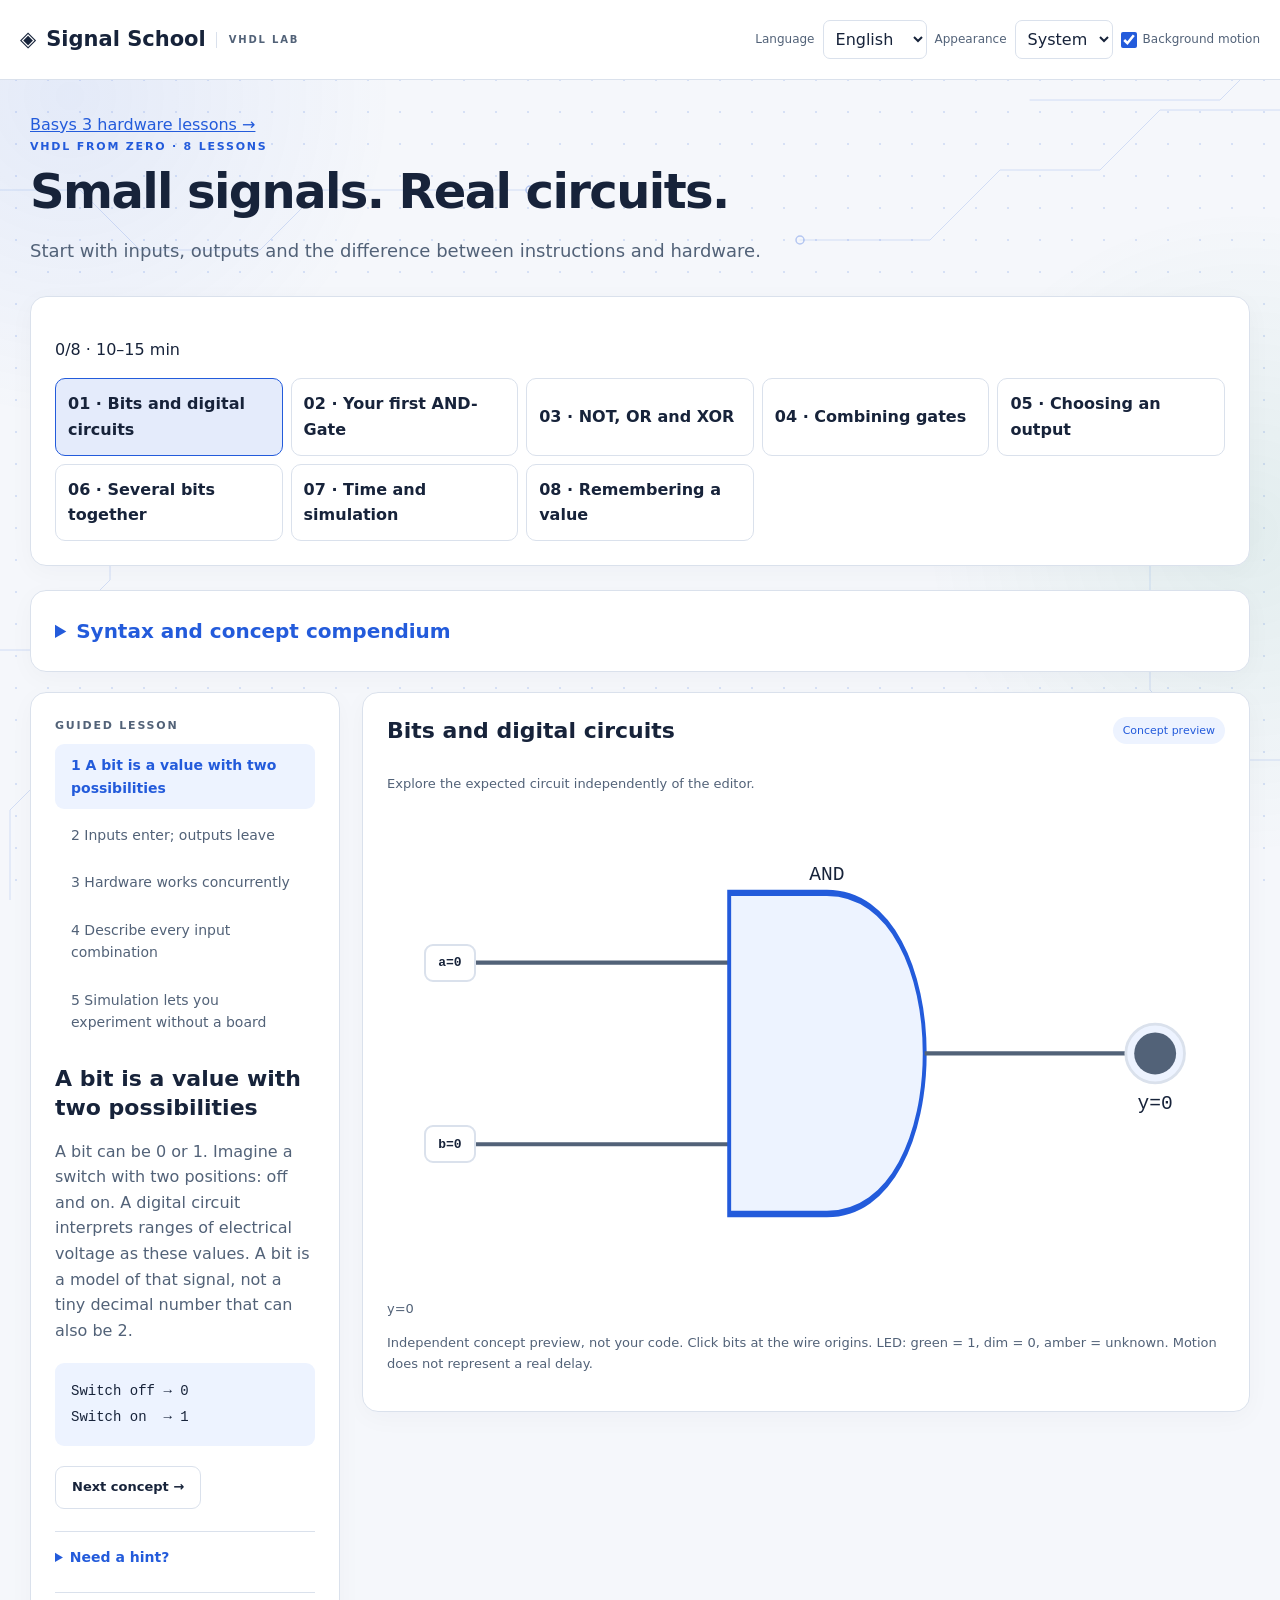
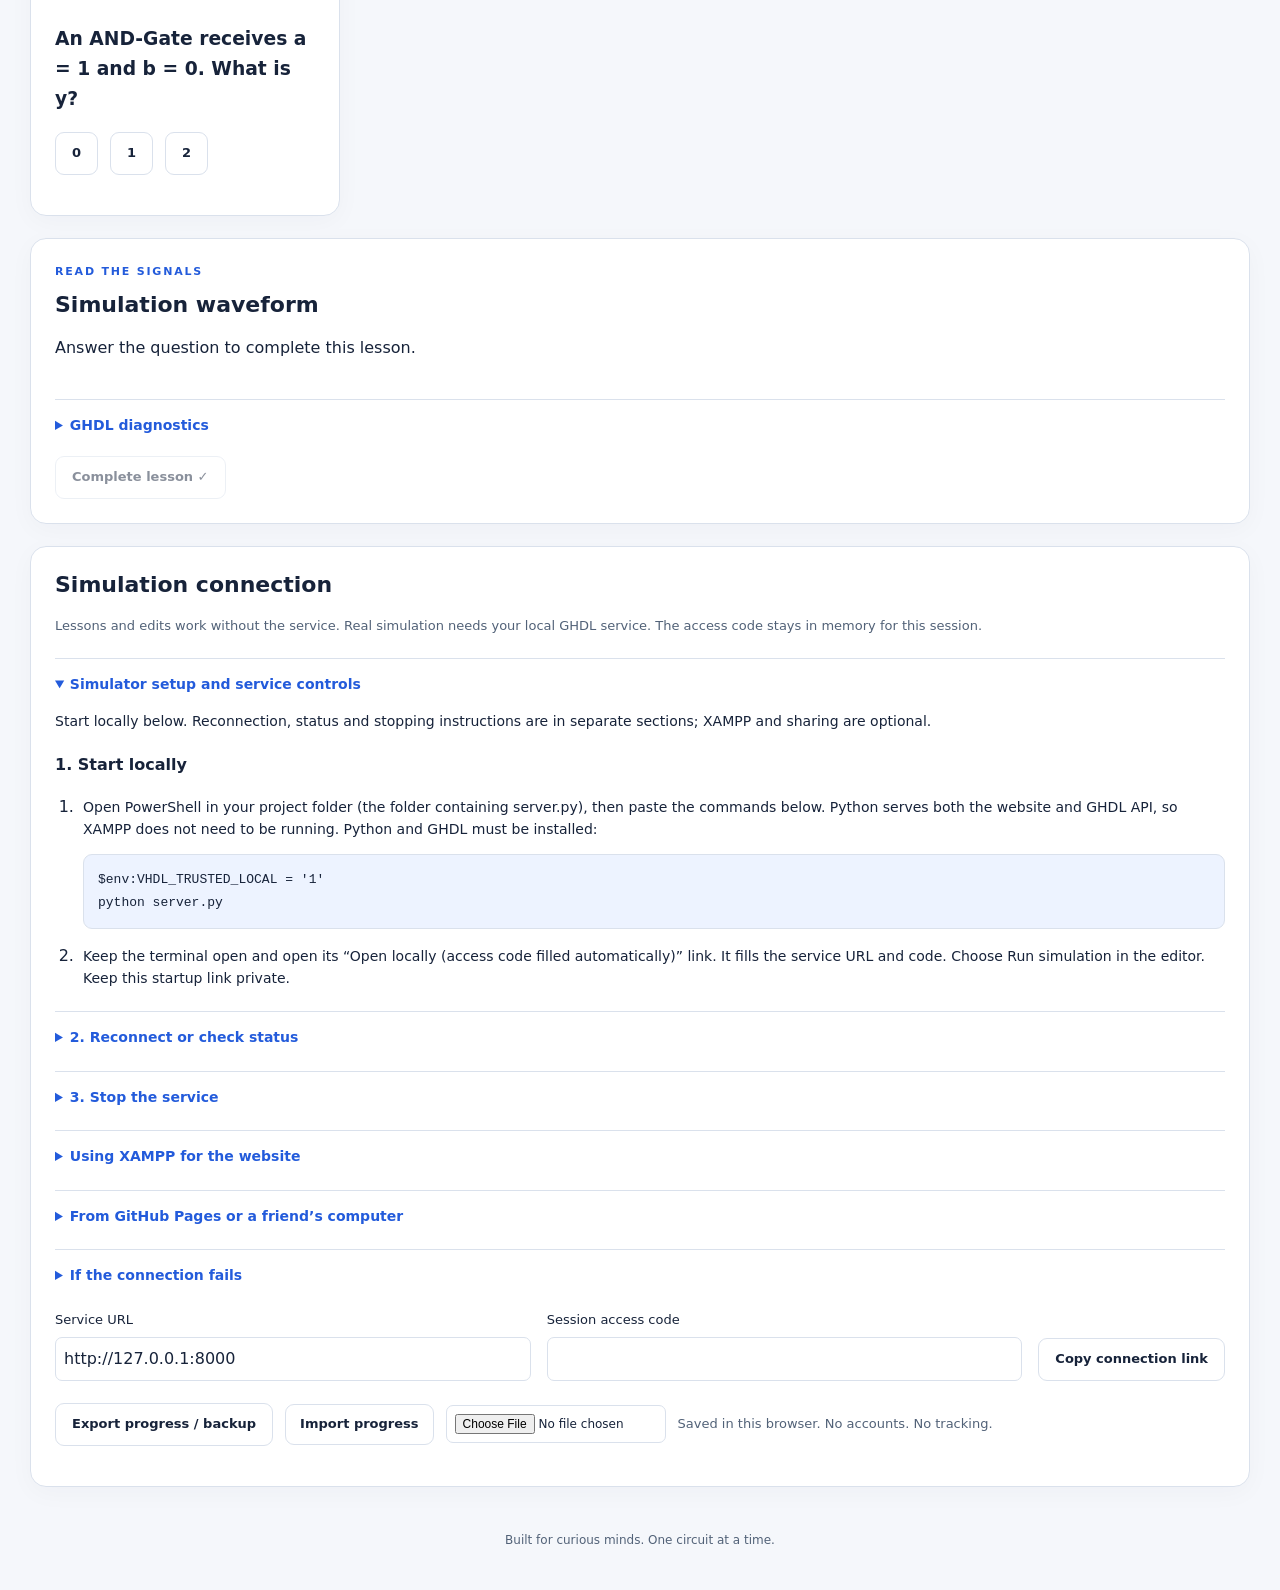
<file: index.html>
<!doctype html>
<html lang="en"><head><meta charset="utf-8"><meta name="viewport" content="width=device-width,initial-scale=1"><meta name="theme-color" content="#111a2b"><title>Signal School · VHDL</title><link rel="stylesheet" href="./style.css?v=reference-4"><script type="module" src="./app.js?v=reference-4"></script></head>
<body><div class="ambient-circuit" aria-hidden="true">
<div class="ambient-glow ambient-glow-blue"></div><div class="ambient-glow ambient-glow-green"></div>
<svg viewBox="0 0 1440 900" preserveAspectRatio="xMidYMid slice" focusable="false">
<defs>
<path id="trace-one" d="M-40 190H160L220 250H340L400 190H610"/>
<path id="trace-two" d="M1480 110H1240L1180 170H1080L1010 240H880"/>
<path id="trace-three" d="M-40 650H120L190 580V470L250 410H370"/>
<path id="trace-four" d="M1480 760H1300L1230 690V540L1170 480H1060"/>
<path id="trace-five" d="M90 940V810L160 740H330"/>
<path id="trace-six" d="M1360 -40V40L1300 100H1110"/>
</defs>
<g class="ambient-traces"><use href="#trace-one"/><use href="#trace-two"/><use href="#trace-three"/><use href="#trace-four"/><use href="#trace-five"/><use href="#trace-six"/></g>
<g class="ambient-pulses"><use href="#trace-one"/><use href="#trace-two"/><use href="#trace-three"/><use href="#trace-four"/><use href="#trace-five"/><use href="#trace-six"/></g>
<g class="ambient-nodes"><circle cx="610" cy="190" r="4"/><circle cx="880" cy="240" r="4"/><circle cx="370" cy="410" r="4"/><circle cx="1060" cy="480" r="4"/><circle cx="330" cy="740" r="4"/></g>
</svg></div><header class="topbar"><a href="./" class="brand">◈ <span>Signal School</span><small>VHDL LAB</small></a><div class="preferences"><label for="language" data-i18n="language">Language</label><select id="language"><option value="en">English</option><option value="de">Deutsch</option></select><label for="theme" data-i18n="theme">Appearance</label><select id="theme"><option value="system" data-i18n="system">System</option><option value="light" data-i18n="light">Light</option><option value="dark" data-i18n="dark">Dark</option></select><label class="motion-control"><input id="background-motion" type="checkbox" checked><span data-i18n="backgroundMotion">Background motion</span></label></div></header>
<main><section class="intro"><a href="./hardware.html" data-i18n="hardwareLink">Basys 3 hardware lessons →</a><p class="eyebrow" data-i18n="course">YOUR FIRST CIRCUIT · LESSON 01</p><h1 data-i18n="headline">Small signals. Real circuits.</h1><p data-i18n="subhead">Learn how two inputs become one output — then bring your VHDL to life.</p></section>
<nav class="card course-navigation" aria-label="Course lessons"><p id="course-summary"></p><div id="course-nav"></div></nav>
<details class="card compendium" id="compendium"><summary data-i18n="referenceTitle">Syntax and concept compendium</summary><p data-i18n="referenceIntro"></p><label for="reference-search" data-i18n="referenceSearch">Search unlocked entries</label><input id="reference-search" type="search"><p id="reference-status" role="status"></p><div id="reference-entries"></div></details>
<div class="workspace"><aside class="card lesson"><p class="eyebrow" data-i18n="guided">GUIDED LESSON</p><nav id="steps" aria-label="Lesson steps"></nav><h2 id="lesson-title"></h2><p id="lesson-body"></p><div class="concept" id="lesson-example"></div><button id="next" class="secondary" data-i18n="next">Next concept →</button><details><summary data-i18n="hint">Need a hint?</summary><p data-i18n="hintText">Keep the entity name and_gate and ports a, b, y. Inside the architecture, connect the output with y &lt;= a and b; — VHDL describes connections that act concurrently.</p></details><section class="prediction"><h3 id="question-prompt"></h3><div id="question-options" class="actions"></div><p id="question-feedback" role="status"></p></section></aside>
<section class="card lab" id="lab-section"><div class="section-heading"><h2 data-i18n="gate"></h2><span class="badge" data-i18n="preview">Concept preview</span></div><p class="muted" data-i18n="previewText"></p><div id="gate-animation"></div><div class="table-scroll"><table id="sample-table"></table></div></section>
<section class="card editor" id="editor-section"><div class="section-heading"><div><p class="eyebrow" data-i18n="write">WRITE THE HARDWARE</p><a href="#compendium" id="open-reference" class="text-button" data-i18n="referenceOpen">Syntax reference ↓</a><h2 id="editor-title">and_gate.vhd</h2></div><button id="export-vhdl" class="text-button" data-i18n="downloadCode">Download VHDL</button></div><label for="code" class="muted" data-i18n="editorLabel">VHDL source · edit the architecture and run all four inputs</label><textarea id="code" spellcheck="false" autocomplete="off" autocapitalize="off" aria-describedby="editor-help"></textarea><p id="editor-help" class="muted" data-i18n="editorHelp">The testbench samples each input pair after 10 ns. Use entity and_gate with std_logic ports a, b and y.</p><div class="actions"><button id="run" class="primary" data-i18n="run">▶ Run simulation</button><button id="reset" class="secondary" data-i18n="reset">Reset code</button><span class="muted" id="save-status"></span></div></section>
<section class="card results"><p class="eyebrow" data-i18n="inspect">READ THE SIGNALS</p><h2 data-i18n="waveform">Simulation waveform</h2><p id="result-status" role="status" data-i18n="notRun">Run your design to see real GHDL results.</p><div id="waveform"></div><details><summary data-i18n="diagnostics">GHDL diagnostics</summary><pre id="diagnostics"></pre></details><button id="complete" class="secondary" disabled data-i18n="complete">Complete lesson ✓</button></section>
</div><section class="card settings"><h2 data-i18n="connection">Simulation connection</h2><p class="muted" data-i18n="connectionText">Lessons and edits work offline. Real simulation needs your local GHDL service. The access code stays in memory for this session.</p><details class="connection-guide" open>
<summary data-i18n="setupTitle">How to connect the simulator</summary>
<p data-i18n="setupIntro"></p>
<h3 data-i18n="setupLocal"></h3>
<ol>
<li><p data-i18n="setupLocalOne"></p><pre><code>$env:VHDL_TRUSTED_LOCAL = '1'
python server.py</code></pre></li>
<li><p data-i18n="setupLocalTwo"></p></li>
</ol>
<details><summary data-i18n="setupReconnect"></summary><p data-i18n="setupLocalThree"></p><p data-i18n="setupStatus"></p></details>
<details><summary data-i18n="setupStop"></summary><p data-i18n="setupLocalFour"></p><ol>
<li><p data-i18n="setupFindProcess"></p><pre><code>Get-NetTCPConnection -LocalPort 8000 -State Listen |
    Select-Object OwningProcess -Unique</code></pre></li>
<li><p data-i18n="setupInspectProcess"></p><pre><code>Get-CimInstance Win32_Process -Filter "ProcessId = 12345" |
    Select-Object ProcessId, Name, CommandLine</code></pre></li>
<li><p data-i18n="setupStopProcess"></p><pre><code>Stop-Process -Id 12345</code></pre></li>
</ol><p data-i18n="setupVerifyStop"></p></details>
<details><summary data-i18n="setupXampp"></summary><p data-i18n="setupXamppText"></p><pre><code>$env:VHDL_ALLOWED_ORIGINS = 'http://localhost'</code></pre></details>
<details><summary data-i18n="setupRemote"></summary><ol>
<li><p data-i18n="setupRemoteOne"></p></li>
<li><p data-i18n="setupRemoteTwo"></p><pre><code>$env:VHDL_ALLOWED_ORIGINS = 'https://OWNER.github.io'</code></pre></li>
<li><p data-i18n="setupRemoteThree"></p></li>
<li><p data-i18n="setupRemoteFour"></p></li>
</ol><p data-i18n="setupTrusted"></p></details>
<details><summary data-i18n="setupTrouble"></summary><p data-i18n="setupTroubleText"></p></details>
</details><div class="connection-fields"><div><label for="api-url" data-i18n="serviceUrl">Service URL</label><input id="api-url" type="url" placeholder="http://127.0.0.1:8000"></div><div><label for="token" data-i18n="accessCode">Session access code</label><input id="token" type="password" autocomplete="off"></div><button id="share" class="secondary" data-i18n="share">Copy connection link</button></div><p id="connection-status" role="status"></p><div class="actions"><button id="export-progress" class="secondary" data-i18n="exportProgress">Export progress / backup</button><label for="import-progress" class="file-label" data-i18n="importProgress">Import progress</label><input id="import-progress" type="file" accept=".json,application/json"><span class="muted" data-i18n="privacy">Saved in this browser. No accounts. No tracking.</span></div><p id="notice" role="status"></p></section></main><footer data-i18n="footer">Built for curious minds. One circuit at a time.</footer>
<dialog id="import-dialog"><h2 data-i18n="importTitle">Replace your saved progress?</h2><p id="import-preview"></p><p data-i18n="importWarning">Download a backup before replacing your current code and preferences.</p><div class="actions"><button id="backup" class="secondary" data-i18n="backup">Download current backup</button><button id="cancel-import" class="secondary" data-i18n="cancel">Cancel</button><button id="confirm-import" class="primary" data-i18n="replace">Replace progress</button></div></dialog></body></html>
</file>
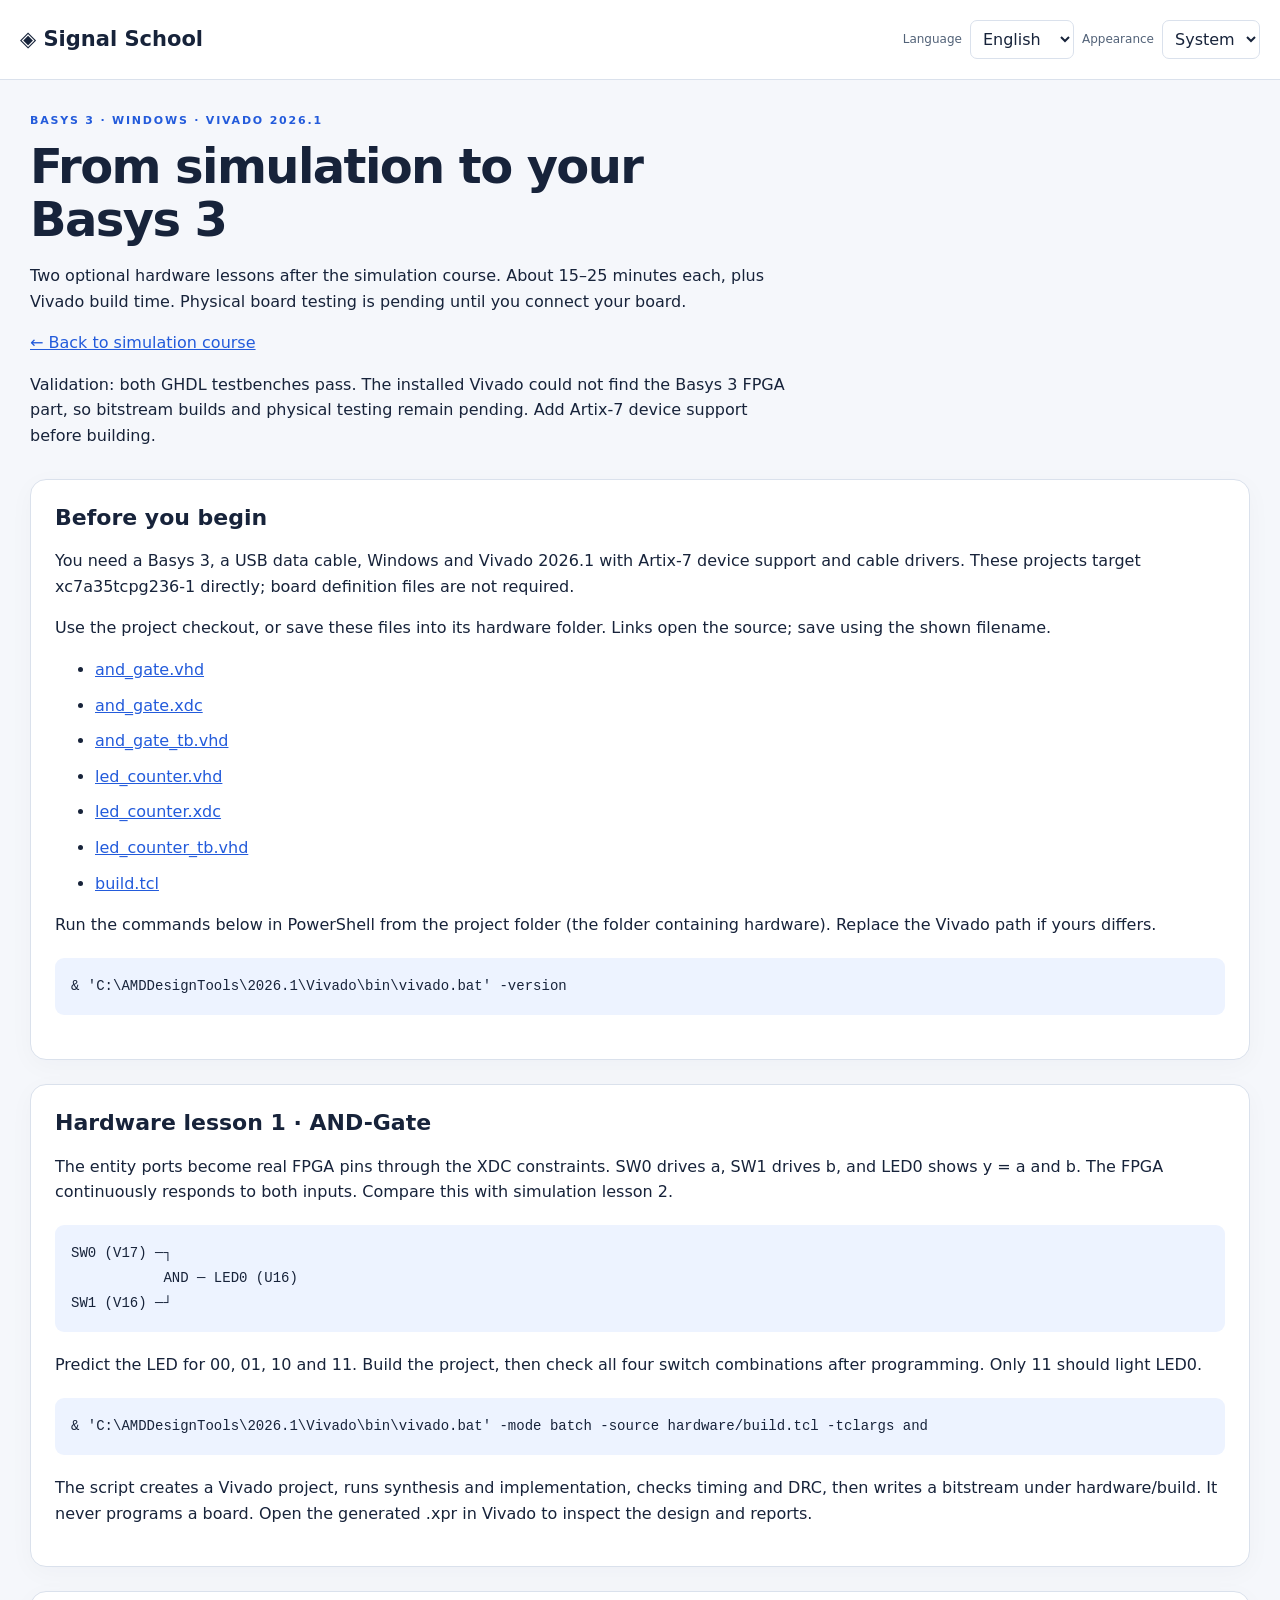
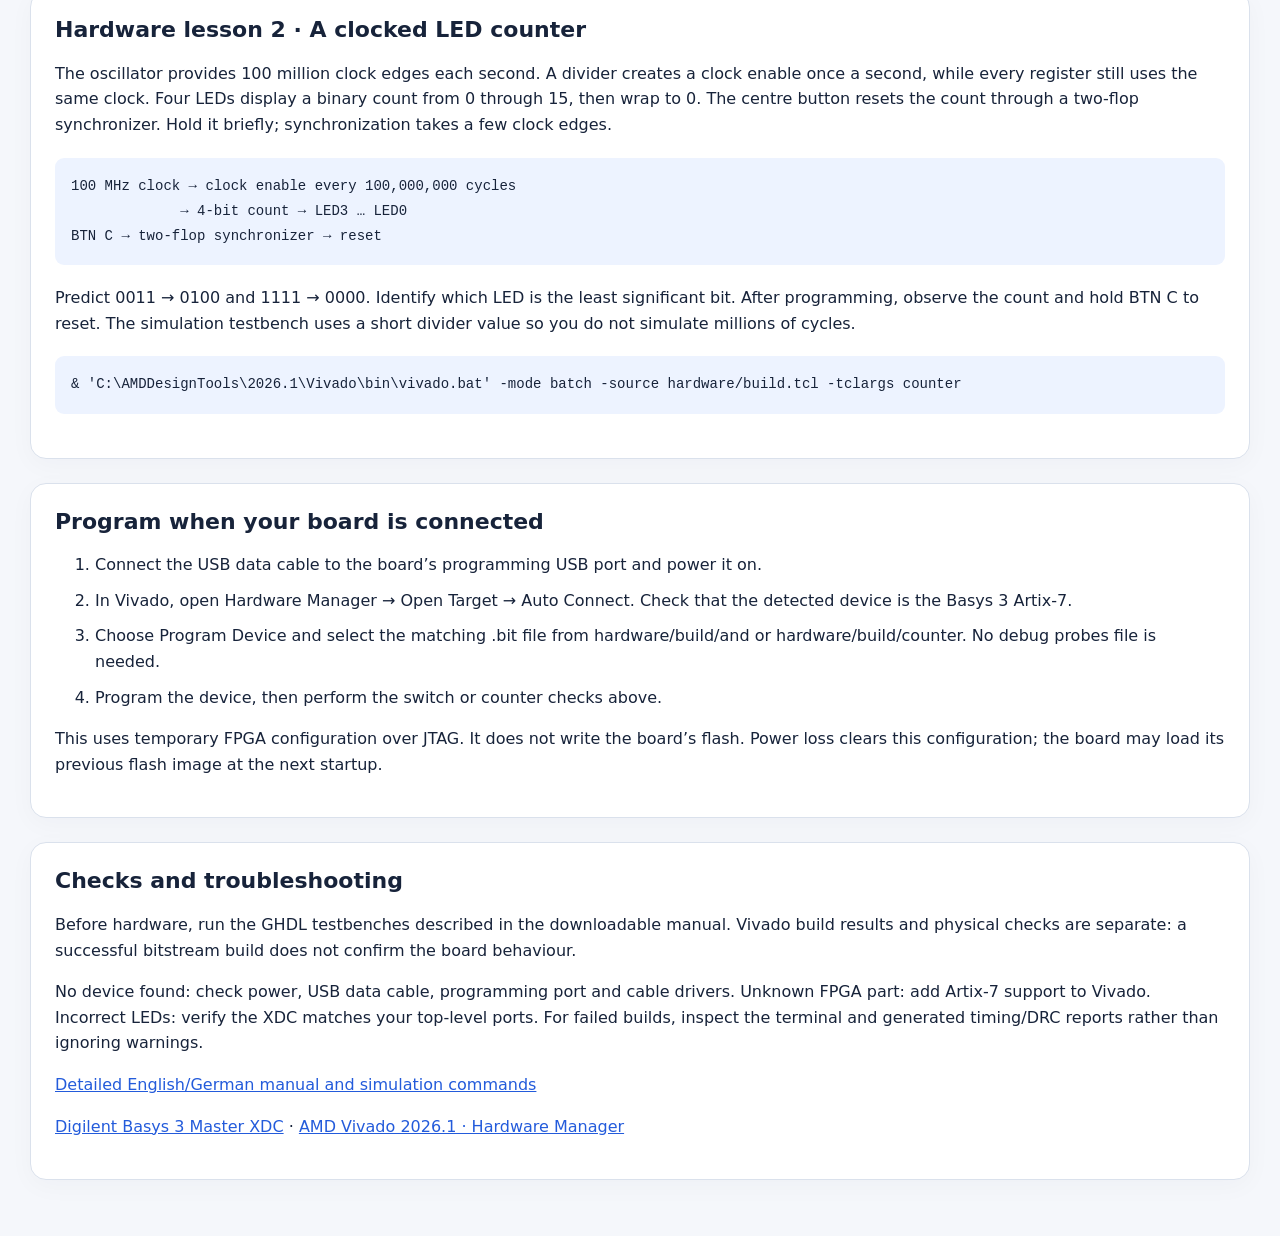
<file: hardware.html>
<!doctype html>
<html lang="en"><head><meta charset="utf-8"><meta name="viewport" content="width=device-width,initial-scale=1"><title>Signal School · Basys 3</title><link rel="stylesheet" href="./style.css?v=hardware-1"><script type="module" src="./hardware.js"></script></head>
<body class="hardware-page"><header class="topbar"><a class="brand" href="./">◈ Signal School</a><div class="preferences"><label for="language" data-copy="language">Language</label><select id="language"><option value="en">English</option><option value="de">Deutsch</option></select><label for="theme" data-copy="appearance">Appearance</label><select id="theme"><option value="system" data-copy="system">System</option><option value="light" data-copy="light">Light</option><option value="dark" data-copy="dark">Dark</option></select></div></header>
<main><section class="intro"><p class="eyebrow">BASYS 3 · WINDOWS · VIVADO 2026.1</p><h1 data-copy="title"></h1><p data-copy="intro"></p><a href="./" data-copy="back"></a><p data-copy="validationStatus"></p><p id="hardware-notice" role="status"></p></section>
<section class="card"><h2 data-copy="prepare"></h2><p data-copy="prepareText"></p><p data-copy="downloadText"></p><ul id="hardware-files"></ul><p data-copy="folder"></p><pre class="concept">&amp; 'C:\AMDDesignTools\2026.1\Vivado\bin\vivado.bat' -version</pre></section>
<section class="card"><h2 data-copy="andTitle"></h2><p data-copy="andText"></p><div class="concept">SW0 (V17) ─┐
           AND ─ LED0 (U16)
SW1 (V16) ─┘</div><p data-copy="andExercise"></p><pre class="concept">&amp; 'C:\AMDDesignTools\2026.1\Vivado\bin\vivado.bat' -mode batch -source hardware/build.tcl -tclargs and</pre><p data-copy="buildText"></p></section>
<section class="card"><h2 data-copy="counterTitle"></h2><p data-copy="counterText"></p><div class="concept" data-copy="counterDiagram">100 MHz clock → clock enable every 100,000,000 cycles
             → 4-bit count → LED3 … LED0
BTN C → two-flop synchronizer → reset</div><p data-copy="counterExercise"></p><pre class="concept">&amp; 'C:\AMDDesignTools\2026.1\Vivado\bin\vivado.bat' -mode batch -source hardware/build.tcl -tclargs counter</pre></section>
<section class="card"><h2 data-copy="programTitle"></h2><ol><li data-copy="programOne"></li><li data-copy="programTwo"></li><li data-copy="programThree"></li><li data-copy="programFour"></li></ol><p data-copy="temporary"></p></section>
<section class="card"><h2 data-copy="checkTitle"></h2><p data-copy="checkText"></p><p data-copy="trouble"></p><p><a href="./hardware/README.md" data-copy="manual"></a></p><p><a href="https://github.com/Digilent/digilent-xdc/blob/master/Basys-3-Master.xdc">Digilent Basys 3 Master XDC</a> · <a href="https://docs.amd.com/r/en-US/ug908-vivado-programming-debugging/Opening-Hardware-Target-Connections">AMD Vivado 2026.1 · Hardware Manager</a></p></section></main></body></html>
</file>
<file: style.css>
:root{color-scheme:light;--bg:#f5f7fb;--panel:#fff;--ink:#17233a;--muted:#526278;--border:#dae1ec;--accent:#235bdb;--tint:#edf3ff;--success:#13805a;--editor:#101b2b;--editor-ink:#dce8fa;--shadow:0 6px 26px #192a4b08}
:root[data-theme=dark]{color-scheme:dark;--bg:#0c1421;--panel:#131f30;--ink:#eef3fb;--muted:#a9b9cf;--border:#2b3b52;--accent:#8db1ff;--tint:#213454;--success:#66ddb1;--shadow:none}
@media(prefers-color-scheme:dark){:root[data-theme=system]{color-scheme:dark;--bg:#0c1421;--panel:#131f30;--ink:#eef3fb;--muted:#a9b9cf;--border:#2b3b52;--accent:#8db1ff;--tint:#213454;--success:#66ddb1;--shadow:none}}
*{box-sizing:border-box}body{margin:0;background:var(--bg);color:var(--ink);font:16px/1.6 system-ui,-apple-system,"Segoe UI",sans-serif}button,input,select,textarea{font:inherit}button,a,input,select,textarea,summary,.file-label{outline-offset:4px}*:focus-visible{outline:3px solid var(--accent)}button{cursor:pointer;border:1px solid var(--border);border-radius:9px;padding:10px 16px;background:var(--panel);color:var(--ink);font-weight:600}button:hover{border-color:var(--accent)}button:disabled{opacity:.5;cursor:not-allowed}a{color:var(--accent)}.topbar{padding:20px max(20px,calc((100vw - 1260px)/2));display:flex;flex-wrap:wrap;gap:20px;justify-content:space-between;align-items:center;border-bottom:1px solid var(--border);background:var(--panel)}.brand{display:flex;align-items:center;gap:10px;text-decoration:none;font-weight:750;font-size:21px;color:var(--ink)}.brand small{font-size:10px;color:var(--muted);letter-spacing:1.8px;border-left:1px solid var(--border);padding-left:12px}.preferences{display:flex;gap:8px;align-items:center;flex-wrap:wrap}.preferences label{font-size:12px;color:var(--muted)}select,input{border:1px solid var(--border);border-radius:7px;padding:8px;background:var(--panel);color:var(--ink)}main{max-width:1260px;margin:auto;padding:32px 20px}.intro{max-width:760px;margin-bottom:30px}.eyebrow{font-size:11px;letter-spacing:1.8px;color:var(--accent);font-weight:750;margin:0 0 10px}h1{font-size:clamp(30px,4vw,48px);line-height:1.12;letter-spacing:-1.6px;margin:0 0 16px}h2{font-size:22px;line-height:1.3;margin:0 0 16px}.intro>p:last-child{color:var(--muted);font-size:18px}.workspace{display:grid;gap:22px}.card{background:var(--panel);border:1px solid var(--border);border-radius:16px;padding:24px;box-shadow:var(--shadow);min-width:0}.lesson nav{display:grid;gap:5px;margin-bottom:22px}.step{text-align:left;border:0;font-size:14px;font-weight:500;color:var(--muted)}.step.active{color:var(--accent);background:var(--tint);font-weight:750}.concept{background:var(--tint);border-radius:9px;padding:16px;white-space:pre-wrap;font:14px/1.8 ui-monospace,Consolas,monospace;margin:20px 0}.lesson>p{color:var(--muted)}details{border-top:1px solid var(--border);margin-top:22px;padding-top:14px}summary{cursor:pointer;color:var(--accent);font-weight:600;font-size:14px}details p{font-size:14px}.section-heading{display:flex;gap:15px;justify-content:space-between;align-items:start}.badge{font-size:11px;white-space:nowrap;border-radius:100px;color:var(--accent);background:var(--tint);padding:5px 10px}.muted{font-size:13px;color:var(--muted)}.circuit{display:flex;align-items:center;justify-content:center;margin:30px 0;gap:0}.switches{display:grid;gap:12px}.switches button{font-family:ui-monospace,monospace;min-width:70px}.switches button[aria-pressed=true]{background:var(--tint);color:var(--accent);border-color:var(--accent)}.wire{height:2px;background:var(--border);flex:1;max-width:70px;min-width:12px}.gate{border:2px solid var(--accent);color:var(--accent);border-radius:14px 45px 45px 14px;padding:18px 23px;font-weight:750;line-height:1.3;text-align:center}.gate small{font-weight:400;font-size:12px}.led{text-align:center;min-width:55px;font-size:12px}.led>span{display:block;width:32px;height:32px;border-radius:50%;margin:0 auto 8px;background:var(--border);border:4px solid var(--bg)}.led.on>span{background:var(--success);box-shadow:0 0 18px #29b88066}table{width:100%;border-collapse:collapse;text-align:center;font:14px/1.6 ui-monospace,Consolas,monospace}caption{text-align:left;font:600 13px system-ui;color:var(--muted);padding-bottom:10px}th,td{padding:8px;border-bottom:1px solid var(--border)}thead th{font:500 12px system-ui;color:var(--muted)}tr.selected{background:var(--tint)}textarea{display:block;resize:vertical;width:100%;min-height:370px;background:var(--editor);color:var(--editor-ink);padding:20px;border:1px solid var(--border);border-radius:10px;font:14px/1.7 ui-monospace,Consolas,monospace;tab-size:2;margin-top:12px}.actions{display:flex;align-items:center;gap:12px;flex-wrap:wrap}.primary{background:var(--accent);border-color:var(--accent);color:var(--panel)}.secondary{font-size:13px}.text-button{font-size:12px;border:0;color:var(--accent);padding:5px}.results pre{font:12px/1.7 ui-monospace,Consolas,monospace;white-space:pre-wrap;overflow-wrap:anywhere;max-height:300px;overflow:auto}.sample{font-weight:750}.sample.high{color:var(--success);border-top:3px solid var(--success)}.sample.low{border-bottom:3px solid var(--accent)}.sample.unknown{color:#b97800;background:var(--tint)}.results>button{margin-top:20px}.settings{margin-top:22px}.connection-fields{display:flex;gap:16px;flex-wrap:wrap;align-items:end;margin:22px 0}.connection-fields>div{flex:1;min-width:220px}.connection-fields label{display:block;font-size:13px;margin-bottom:6px}.connection-fields input{width:100%}.file-label{cursor:pointer;border:1px solid var(--border);padding:9px 14px;border-radius:9px;font-size:13px;font-weight:600}#import-progress{max-width:220px;font-size:12px}#notice,#connection-status{color:var(--accent);overflow-wrap:anywhere}footer{padding:12px 20px 40px;text-align:center;color:var(--muted);font-size:12px}dialog{max-width:650px;background:var(--panel);color:var(--ink);border:1px solid var(--border);border-radius:16px;padding:28px}dialog::backdrop{background:#08102299}
@media(min-width:850px){.workspace{grid-template-columns:310px minmax(0,1fr)}.lesson{grid-row:span 2}.editor{grid-column:2}.results{grid-column:1/-1}.results #waveform{max-width:850px}.preferences{flex-wrap:nowrap}}
@media(max-width:420px){.card{padding:18px}.brand small{display:none}.preferences label{display:none}.circuit{margin:24px 0}.badge{white-space:normal}.section-heading{flex-wrap:wrap}main{padding:26px 12px}textarea{font-size:12px;padding:12px}}
.wave-svg{width:100%;max-height:230px;background:var(--bg);border-radius:8px;padding:10px}.wave-svg text{fill:var(--muted);font:12px ui-monospace,monospace}.wave-trace{fill:none;stroke:var(--accent);stroke-width:2.5}.led.unknown>span{background:#b97800}

.connection-guide{margin-bottom:24px}.connection-guide h3{font-size:16px;margin:20px 0 8px}.connection-guide li{padding-left:4px}.connection-guide p{font-size:14px;overflow-wrap:anywhere}.connection-guide pre{background:var(--tint);border:1px solid var(--border);border-radius:9px;padding:14px;white-space:pre-wrap;overflow-wrap:anywhere;font:13px/1.7 ui-monospace,Consolas,monospace}.connection-guide ol{padding-left:24px}

/* Decorative signals sit behind opaque work surfaces and never intercept input. */
body{isolation:isolate}.topbar,main,footer{position:relative;z-index:1}
.ambient-circuit{position:fixed;inset:0;z-index:0;pointer-events:none;overflow:hidden;color:var(--accent);background-image:radial-gradient(circle,color-mix(in srgb,var(--accent) 14%,transparent) 1px,transparent 1px);background-size:32px 32px}
.ambient-circuit svg{position:absolute;inset:0;width:100%;height:100%}
.ambient-traces,.ambient-pulses{fill:none;stroke:currentColor;stroke-linecap:round;stroke-linejoin:round}
.ambient-traces{stroke-width:1;opacity:.16}.ambient-nodes{fill:var(--bg);stroke:currentColor;stroke-width:1.5;opacity:.3}
.ambient-pulses{stroke-width:2;opacity:.38;stroke-dasharray:16 1100;animation:signal-travel 22s linear infinite}
.ambient-pulses use:nth-child(2n){stroke:var(--success)}
.ambient-glow{position:absolute;width:55vw;height:55vw;min-width:420px;min-height:420px;border-radius:50%;opacity:.08;animation:glow-drift 28s ease-in-out infinite alternate;background:radial-gradient(ellipse,currentColor,transparent 65%)}
.ambient-glow-blue{left:-22vw;top:-20vw}.ambient-glow-green{right:-25vw;top:20vh;color:var(--success);animation-delay:-14s}
.motion-control{display:flex;align-items:center;gap:6px;cursor:pointer}.motion-control input{accent-color:var(--accent);width:16px;height:16px;margin:0}
:root[data-motion=off] .ambient-pulses,:root[data-motion=off] .ambient-glow{animation:none}.ambient-pulses{will-change:stroke-dashoffset}
@keyframes signal-travel{from{stroke-dashoffset:1100}to{stroke-dashoffset:0}}
@keyframes glow-drift{from{transform:translate3d(0,0,0)}to{transform:translate3d(5vw,6vh,0)}}
@media(prefers-reduced-motion:reduce){.ambient-pulses,.ambient-glow{animation:none!important}}
@media(max-width:420px){.preferences .motion-control{display:flex;font-size:12px}.ambient-traces{opacity:.1}}

[hidden] { display: none !important; }
.course-navigation { margin-bottom: 24px; }
#course-nav { display: grid; grid-template-columns: repeat(auto-fit,minmax(220px,1fr)); gap: 8px; }
.course-link { text-align: left; background: var(--panel); color: var(--ink); border: 1px solid var(--border); padding: 12px; border-radius: 10px; }
.course-link[aria-current] { border-color: var(--accent); background: color-mix(in srgb,var(--accent) 12%,transparent); }
.prediction { border-top: 1px solid var(--border); margin-top: 24px; padding-top: 12px; }
.table-scroll, #waveform { overflow-x: auto; }
.wave-svg { min-width: 490px; }

.hardware-page main > .card{margin-bottom:24px}.hardware-page .card li{margin-bottom:10px}
.hardware-page .concept{overflow-wrap:anywhere;white-space:pre-wrap}.hardware-page .card{overflow-wrap:anywhere}

.compendium{margin:20px 0}.compendium > summary{font-size:20px;font-weight:700}.compendium input{width:100%;max-width:480px;margin:8px 0}.compendium #reference-entries{display:grid;gap:12px}.compendium #reference-entries > details{border:1px solid var(--border);border-radius:10px;padding:14px}.compendium .concept{overflow-wrap:anywhere;white-space:pre-wrap}

.signal-circuit{display:block;width:100%;max-width:560px;margin:16px auto}.signal-circuit text{fill:var(--ink);font:16px ui-monospace,monospace}.signal-wire{fill:none;stroke:var(--muted);stroke-width:3}.signal-wire.signal-high{stroke:var(--success)}.signal-gate{fill:var(--tint);stroke:var(--accent);stroke-width:2}.signal-pulses circle{fill:var(--accent);opacity:0}.signal-pulses .pulse-input.signal-active{animation:input-travel .9s linear infinite}.signal-pulses .pulse-output.signal-active{animation:output-travel .9s .45s linear infinite}
@keyframes input-travel{0%{opacity:1;transform:translateX(0)}90%{opacity:1}100%{opacity:0;transform:translateX(150px)}}
@keyframes output-travel{0%{opacity:1;transform:translateX(0)}90%{opacity:1}100%{opacity:0;transform:translateX(104px)}}
:root[data-motion=off] .signal-pulses circle{animation:none}
@media(prefers-reduced-motion:reduce){.signal-pulses circle{animation:none!important}}

.signal-bit{fill:var(--panel);stroke:var(--border);stroke-width:2}.signal-bit.signal-high{stroke:var(--success)}.signal-led-ring{fill:var(--tint);stroke:var(--border);stroke-width:2}.signal-led{fill:var(--muted)}.signal-led.is-on{fill:var(--success)}
.interactive-circuit{position:relative;width:100%;min-width:300px;aspect-ratio:600/320;margin:22px 0}.interactive-circuit svg{display:block;width:100%;height:100%;overflow:visible}.interactive-circuit text{fill:var(--ink);font:14px ui-monospace,Consolas,monospace}.circuit-input{position:absolute;transform:translate(-50%,-50%);min-width:52px;min-height:38px;padding:6px 8px;font:600 13px ui-monospace,Consolas,monospace;background:var(--panel);border:2px solid var(--border);z-index:1}.circuit-input[aria-pressed=true]{border-color:var(--success);background:var(--tint);color:var(--success)}.signal-unknown{stroke:#b97800}.signal-led.is-unknown{fill:#b97800}.circuit-pulse{fill:var(--success);animation:circuit-flow 1.5s linear infinite;pointer-events:none}@keyframes circuit-flow{0%{opacity:0;transform:translate(0,0)}10%{opacity:1}70%{opacity:1;transform:translate(var(--travel-x),0)}100%{opacity:0;transform:translate(var(--travel-x),var(--travel-y))}}:root[data-motion=off] .circuit-pulse{animation:none;opacity:0}@media(prefers-reduced-motion:reduce){.circuit-pulse{animation:none!important;opacity:0}}.real-wave-svg{display:block;min-width:900px;max-width:none;background:var(--bg);border-radius:8px}.real-wave-svg text{fill:var(--muted);font:12px ui-monospace,Consolas,monospace}.wave-grid{fill:none;stroke:var(--border);stroke-width:1}.wave-bus{fill:var(--tint);stroke:var(--accent);stroke-width:2}.wave-unknown-band{fill:#b978001a;stroke:#b97800;stroke-dasharray:3 4}.real-wave-svg .wave-unknown-label{fill:#b97800}#waveform details p{overflow-wrap:anywhere}#gate-animation{overflow-x:auto}@media(max-width:420px){.circuit-input{min-width:44px;min-height:36px;padding:4px;font-size:11px}.interactive-circuit{min-width:320px}}

.signal-gate-extra { fill: none; stroke: var(--accent); stroke-width: 2; }
</file>
